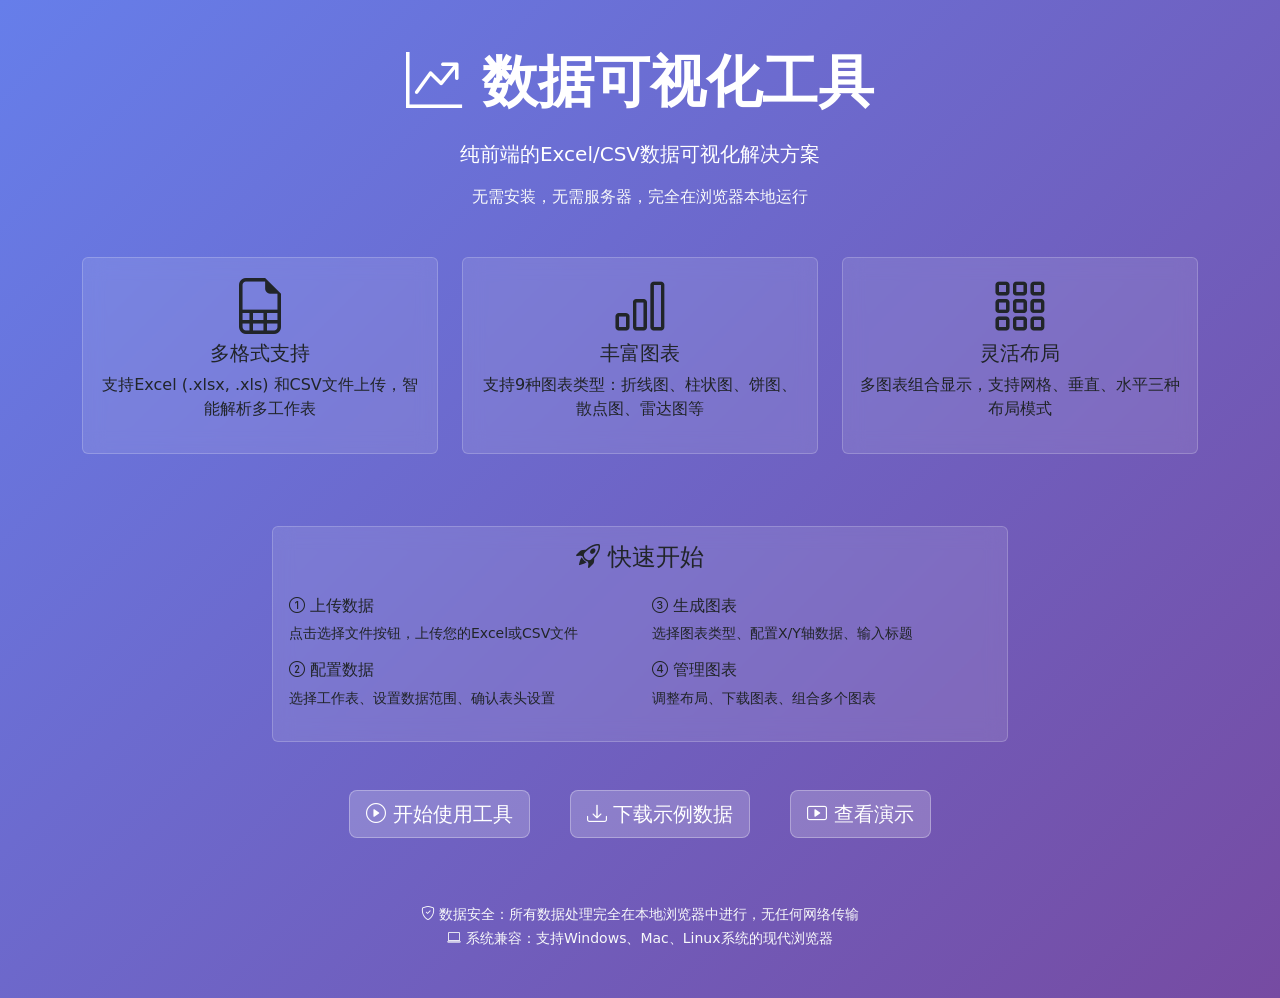
<file: start.html>
<!DOCTYPE html>
<html lang="zh-CN">
<head>
    <meta charset="UTF-8">
    <meta name="viewport" content="width=device-width, initial-scale=1.0">
    <title>数据可视化工具 - 快速开始</title>
    <link href="https://cdn.jsdelivr.net/npm/bootstrap@5.3.0/dist/css/bootstrap.min.css" rel="stylesheet">
    <link href="https://cdn.jsdelivr.net/npm/bootstrap-icons@1.10.0/font/bootstrap-icons.css" rel="stylesheet">
    <style>
        body {
            background: linear-gradient(135deg, #667eea 0%, #764ba2 100%);
            min-height: 100vh;
            color: white;
        }
        .feature-card {
            background: rgba(255, 255, 255, 0.1);
            border: 1px solid rgba(255, 255, 255, 0.2);
            backdrop-filter: blur(10px);
            transition: all 0.3s ease;
        }
        .feature-card:hover {
            transform: translateY(-5px);
            box-shadow: 0 10px 25px rgba(0, 0, 0, 0.2);
        }
        .btn-custom {
            background: rgba(255, 255, 255, 0.2);
            border: 1px solid rgba(255, 255, 255, 0.3);
            color: white;
            transition: all 0.3s ease;
        }
        .btn-custom:hover {
            background: rgba(255, 255, 255, 0.3);
            color: white;
            transform: translateY(-2px);
        }
    </style>
</head>
<body>
    <div class="container py-5">
        <!-- 标题部分 -->
        <div class="text-center mb-5">
            <h1 class="display-4 fw-bold mb-4">
                <i class="bi bi-graph-up-arrow"></i>
                数据可视化工具
            </h1>
            <p class="lead">纯前端的Excel/CSV数据可视化解决方案</p>
            <p class="text-light">无需安装，无需服务器，完全在浏览器本地运行</p>
        </div>

        <!-- 功能特点 -->
        <div class="row mb-5">
            <div class="col-md-4 mb-4">
                <div class="card feature-card h-100">
                    <div class="card-body text-center">
                        <i class="bi bi-file-earmark-spreadsheet display-4 mb-3"></i>
                        <h5>多格式支持</h5>
                        <p>支持Excel (.xlsx, .xls) 和CSV文件上传，智能解析多工作表</p>
                    </div>
                </div>
            </div>
            <div class="col-md-4 mb-4">
                <div class="card feature-card h-100">
                    <div class="card-body text-center">
                        <i class="bi bi-bar-chart display-4 mb-3"></i>
                        <h5>丰富图表</h5>
                        <p>支持9种图表类型：折线图、柱状图、饼图、散点图、雷达图等</p>
                    </div>
                </div>
            </div>
            <div class="col-md-4 mb-4">
                <div class="card feature-card h-100">
                    <div class="card-body text-center">
                        <i class="bi bi-grid-3x3-gap display-4 mb-3"></i>
                        <h5>灵活布局</h5>
                        <p>多图表组合显示，支持网格、垂直、水平三种布局模式</p>
                    </div>
                </div>
            </div>
        </div>

        <!-- 快速开始 -->
        <div class="row justify-content-center mb-5">
            <div class="col-lg-8">
                <div class="card feature-card">
                    <div class="card-body">
                        <h4 class="card-title text-center mb-4">
                            <i class="bi bi-rocket-takeoff"></i>
                            快速开始
                        </h4>
                        <div class="row">
                            <div class="col-md-6">
                                <h6><i class="bi bi-1-circle"></i> 上传数据</h6>
                                <p class="small">点击选择文件按钮，上传您的Excel或CSV文件</p>
                                
                                <h6><i class="bi bi-2-circle"></i> 配置数据</h6>
                                <p class="small">选择工作表、设置数据范围、确认表头设置</p>
                            </div>
                            <div class="col-md-6">
                                <h6><i class="bi bi-3-circle"></i> 生成图表</h6>
                                <p class="small">选择图表类型、配置X/Y轴数据、输入标题</p>
                                
                                <h6><i class="bi bi-4-circle"></i> 管理图表</h6>
                                <p class="small">调整布局、下载图表、组合多个图表</p>
                            </div>
                        </div>
                    </div>
                </div>
            </div>
        </div>

        <!-- 操作按钮 -->
        <div class="text-center">
            <div class="row justify-content-center">
                <div class="col-auto">
                    <a href="index.html" class="btn btn-custom btn-lg me-3 mb-3">
                        <i class="bi bi-play-circle"></i>
                        开始使用工具
                    </a>
                </div>
                <div class="col-auto">
                    <a href="sample_data.csv" class="btn btn-custom btn-lg me-3 mb-3" download>
                        <i class="bi bi-download"></i>
                        下载示例数据
                    </a>
                </div>
                <div class="col-auto">
                    <button class="btn btn-custom btn-lg mb-3" onclick="showDemo()">
                        <i class="bi bi-play-btn"></i>
                        查看演示
                    </button>
                </div>
            </div>
        </div>

        <!-- 演示说明 -->
        <div class="row justify-content-center mt-5" id="demoSection" style="display: none;">
            <div class="col-lg-10">
                <div class="card feature-card">
                    <div class="card-body">
                        <h5 class="card-title">
                            <i class="bi bi-camera-video"></i>
                            使用演示
                        </h5>
                        <div class="row">
                            <div class="col-md-6">
                                <h6>示例数据包含：</h6>
                                <ul>
                                    <li>月份数据（时间维度）</li>
                                    <li>销售额、成本、利润（业务指标）</li>
                                    <li>客户数量（规模指标）</li>
                                    <li>满意度（质量指标）</li>
                                </ul>
                            </div>
                            <div class="col-md-6">
                                <h6>推荐图表组合：</h6>
                                <ul>
                                    <li>折线图：展示月度趋势</li>
                                    <li>柱状图：对比各项指标</li>
                                    <li>饼图：分析成本构成</li>
                                    <li>散点图：分析相关性</li>
                                </ul>
                            </div>
                        </div>
                        <div class="text-center mt-3">
                            <small class="text-light">
                                💡 提示：先下载示例数据，然后在工具中上传该文件即可体验完整功能
                            </small>
                        </div>
                    </div>
                </div>
            </div>
        </div>

        <!-- 技术说明 -->
        <div class="row justify-content-center mt-5">
            <div class="col-lg-8 text-center">
                <small class="text-light">
                    <i class="bi bi-shield-check"></i>
                    数据安全：所有数据处理完全在本地浏览器中进行，无任何网络传输
                    <br>
                    <i class="bi bi-laptop"></i>
                    系统兼容：支持Windows、Mac、Linux系统的现代浏览器
                </small>
            </div>
        </div>
    </div>

    <script src="https://cdn.jsdelivr.net/npm/bootstrap@5.3.0/dist/js/bootstrap.bundle.min.js"></script>
    <script>
        function showDemo() {
            const demoSection = document.getElementById('demoSection');
            if (demoSection.style.display === 'none') {
                demoSection.style.display = 'block';
                demoSection.scrollIntoView({ behavior: 'smooth' });
            } else {
                demoSection.style.display = 'none';
            }
        }
    </script>
</body>
</html>
</file>
